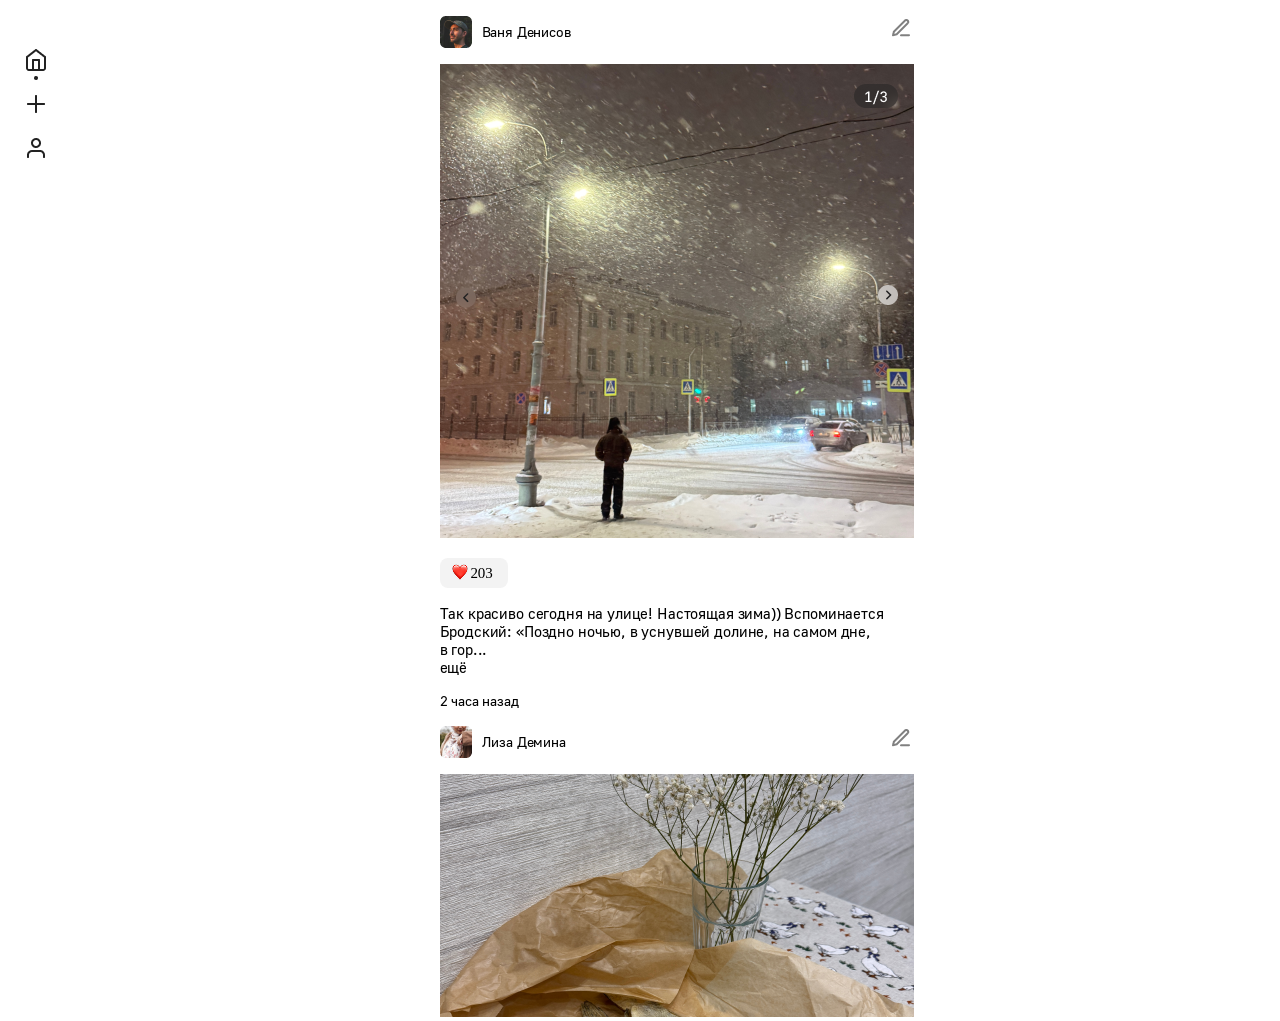
<file: Flexbox&Grid/HTML/home.html>
<!DOCTYPE html>
<html lang="en">
<head>
    <meta charset="UTF-8">
    <meta name="viewport" content="width=device-width, initial-scale=1.0">
    <title>HOME</title>
    <link rel="stylesheet" href="../src/styles/home.css">
    <link rel="stylesheet" href="../src/styles/main.css">
</head>
<body>
    <nav class="navigation">
        <div class="navigation__home"><img src="../src/images/home.png" alt=""></div>
        <div class="navigation__user"><img src="../src/images/add.png" alt=""></div>
        <div class="navigation__newPost"><img src="../src/images/profile.png" alt=""></div>
    </nav>
    <main class="posts">
        <div class="postUser">
            <div class="postUser__header">
                <img src="../src/images/avatar.png" alt="" class="postUser1__header--avatar">
                <p class="postUser__header--name">Ваня Денисов</p>
                <div class="postUser1__header--edit"><img src="../src/images/Edit.png" alt=""></div>
            </div>
            <div class="postUser__gallery"><img src="../src/images/photo1.png" alt=""></div>
            <div class="postUser__like">
                <img class="postUser__like--button" src="../src/images/like.png" alt="">
                <p class="postUser__like--count">203</p>
            </div>
            <div class="postUser__discription">
                <p>Так красиво сегодня на улице! Настоящая зима)) Вспоминается Бродский: «Поздно ночью, в уснувшей долине, на самом дне, в гор...</p>
                <div class="postUser__discription--more">ещё</div>
            </div>
            <div class="postUser__date">2 часа назад</div>
        </div>

        <div class="postUser">
            <div class="postUser__header">
                <img src="../src/images/avatar2.png" alt="" class="postUser1__header--avatar">
                <p class="postUser__header--name">Лиза Демина</p>
                <div class="postUser1__header--edit"><img src="../src/images/Edit.png" alt=""></div>
            </div>
            <div class="postUser__gallery"><img src="../src/images/post2.png" alt=""></div>
        </div>

                
    </main>
</body>
</html>
</file>
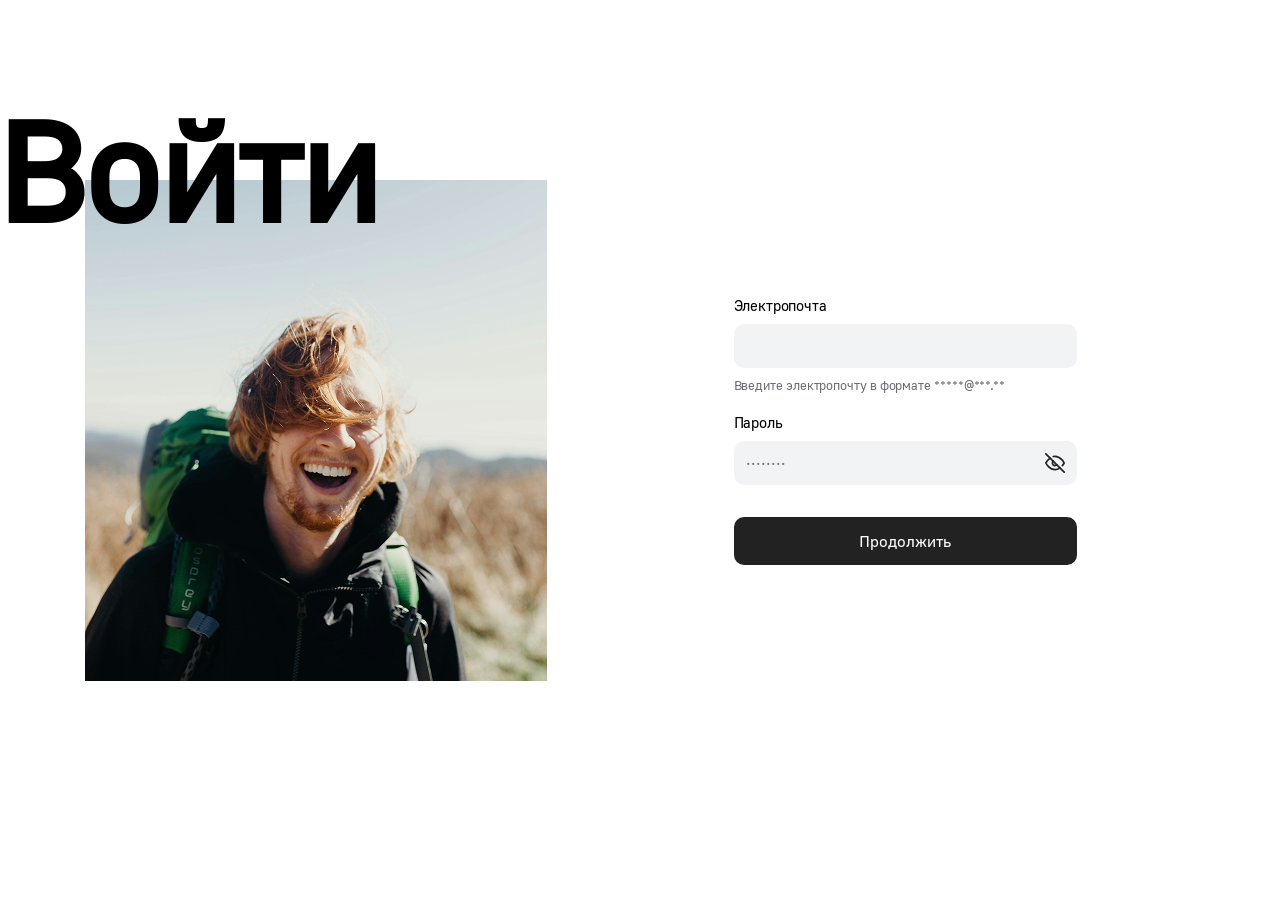
<file: Flexbox&Grid/HTML/login.html>
<!DOCTYPE html>
<html lang="en">
<head>
    <meta charset="UTF-8">
    <meta name="viewport" content="width=device-width, initial-scale=1.0">
    <title>LogIn</title>
    <link rel="stylesheet" href="../src/styles/main.css">
    <link rel="stylesheet" href="../src/styles/login.css">
</head>
<body>
    <main class="authMain">
        <div class="auth__greeting">
            <div class="auth__greeting__text">Войти</div>
            <div class="auth__greeting__image">
                <img src="../src/images/registration.png" alt="registration">
            </div>
        </div>
        <div class="authForm">
            <form id="login-form">
                <div class="authForm__field">
                    <label class="authForm__field--label" for="email">Электропочта</label>
                    <input type="email" id="email" class="auth__input">
                    <div class="authForm__field--hint">Введите электропочту в формате *****@***.**</div>
                </div>
                <div class="authForm__field">
                    <label class="authForm__field--label auth__label--password" for="password">Пароль</label>
                    <input type="password" id="password" placeholder="········" class="auth__input auth__input_type_password">
                    <button class="authForm__field--toogle" type="button" aria-label="Показать пароль">
                        <img src="../src/images/Eye-off24.svg" alt="Eye-off">
                    </button>
                </div>
                <button class="authForm__submit" type="submit">Продолжить</button>
            </form>
        </div>
    </main>
</body>
</html>
</file>
<file: Flexbox&Grid/src/styles/home.css>
body {
  display: grid;
  grid-template-columns: 72px 1fr;
  justify-items: center;
}

.navigation {
  padding-top: 40px;
  align-self: start;
  display: flex;
  flex-direction: column;
  justify-content: center;
}

.posts {
  display: flex;
  flex-direction: column;
  width: 473px;
}

.postUser {
  display: flex;
  flex-direction: column;
  gap: 16px; 
}

.postUser__header {
  display: flex;
  flex-direction: row;
  gap: 10px;
  padding-top: 16px;
}

.postUser__header--name {
  flex-basis: 90%;
  align-self: center;
  font-family: Golos UI;
  font-weight: 500;
  font-size: 14px;
  line-height: 18px;
  letter-spacing: -0.15px;
}

.postUser__like {
  display: flex;
  gap: 3px;
  background-color: #2222220d;
  width: 68px;
  height: 30px;
  border-radius: 8px;
  padding: 6px 12px;
}

.postUser__like--button {
  max-width: 16px;
  max-height: 16px;
}

.postUser__like--count {
  font-weight: 400;
  font-size: 15px;
  line-height: 18px;
  letter-spacing: -0.15px;
}

.postUser__discription {
  overflow-wrap: break-word;
  font-family: Golos UI;
  font-weight: 400;
  font-size: 15px;
  line-height: 18px;
  letter-spacing: -0.15px;
}

.postUser__discription--more {
  height: 18px;
  font-family: Golos UI;
  font-weight: 400;
  font-size: 15px;
  line-height: 18px;
  letter-spacing: -0.15px;
}

.postUser__date {
  font-family: Golos UI;
  font-weight: 400;
  font-size: 14px;
  line-height: 18px;
  letter-spacing: -0.15px;
}
</file>
<file: Flexbox&Grid/src/styles/main.css>
* {
  box-sizing: border-box;
  margin: 0;
  padding: 0;
}

@font-face {
  font-family: "Golos UI";
  src: url("../fonts/Golos-UI_Regular.ttf") format("truetype");
  font-style: normal;
  font-weight: normal;
}
</file>
<file: Flexbox&Grid/src/styles/login.css>
.authMain {
  margin: 0 auto;
  margin-top: 180px;
  width: 100%;
  font-family: Golos UI, sans-serif;
  display: grid;
  grid-template-columns: 1fr 107px 1fr;
  gap: 40px;
  align-items: center;
  max-width: 1200px;
  padding: 0 20px;
  box-sizing: border-box;
}

.auth__greeting {
  display: flex;
  flex-direction: column;
  align-items: flex-start;
  justify-self: end;
  grid-column: 1;
}

.auth__greeting__text {
  font-weight: 700;
  font-size: 140px;
  line-height: 180px;
  letter-spacing: -1.5px;
  margin-top: -100px;
  margin-left: -90px;
  position: absolute;
}

.auth__greeting__image img {
  max-width: 100%;
  height: auto;
  display: block;
}

.authForm {
  width: 100%;
  max-width: 343px;
  justify-self: start;
  grid-column: 3;
}

.authForm__field {
  width: 100%;
  display: flex;
  flex-direction: column;
  gap: 5px;
  margin-bottom: 20px;
  position: relative;
}

.authForm__field--label {
  font-weight: 400;
  font-size: 15px;
  line-height: 18px;
  letter-spacing: -0.15px;
  margin-bottom: 5px;
}

.auth__input {
  width: 100%;
  height: 44px;
  border-radius: 10px;
  border: none;
  background-color: #f2f3f5;
  padding: 13px 12px;
  box-sizing: border-box;
  font-family: inherit;
  font-size: 15px;
  outline: none;
}

.auth__input:focus {
  outline: 1px solid #ccc;
}

.authForm__field:has(.auth__input_type_password) .auth__input {
  padding-right: 40px;
}

.auth__input_type_password {
  padding: 10px 12px;
}

.authForm__field--hint {
  font-weight: 400;
  font-size: 13px;
  line-height: 16px;
  letter-spacing: -0.08px;
  color: #6c6f78;
  margin-top: 4px;
}

.authForm__field--toogle {
  position: absolute;
  right: 12px;
  bottom: 12px;
  background: none;
  border: none;
  cursor: pointer;
  padding: 0;
  display: flex;
  align-items: center;
  justify-content: center;
}

.authForm__field--toogle img {
  width: 20px;
  height: 20px;
  display: block;
}

.authForm__submit {
  background-color: #222222;
  color: white;
  width: 100%;
  height: 48px;
  border-radius: 10px;
  padding: 0 16px;
  border: none;
  cursor: pointer;
  font-family: inherit;
  font-size: 16px;
  font-weight: 500;
  margin-top: 12px;
}

.authForm__submit:hover {
  background-color: #000;
}
</file>
